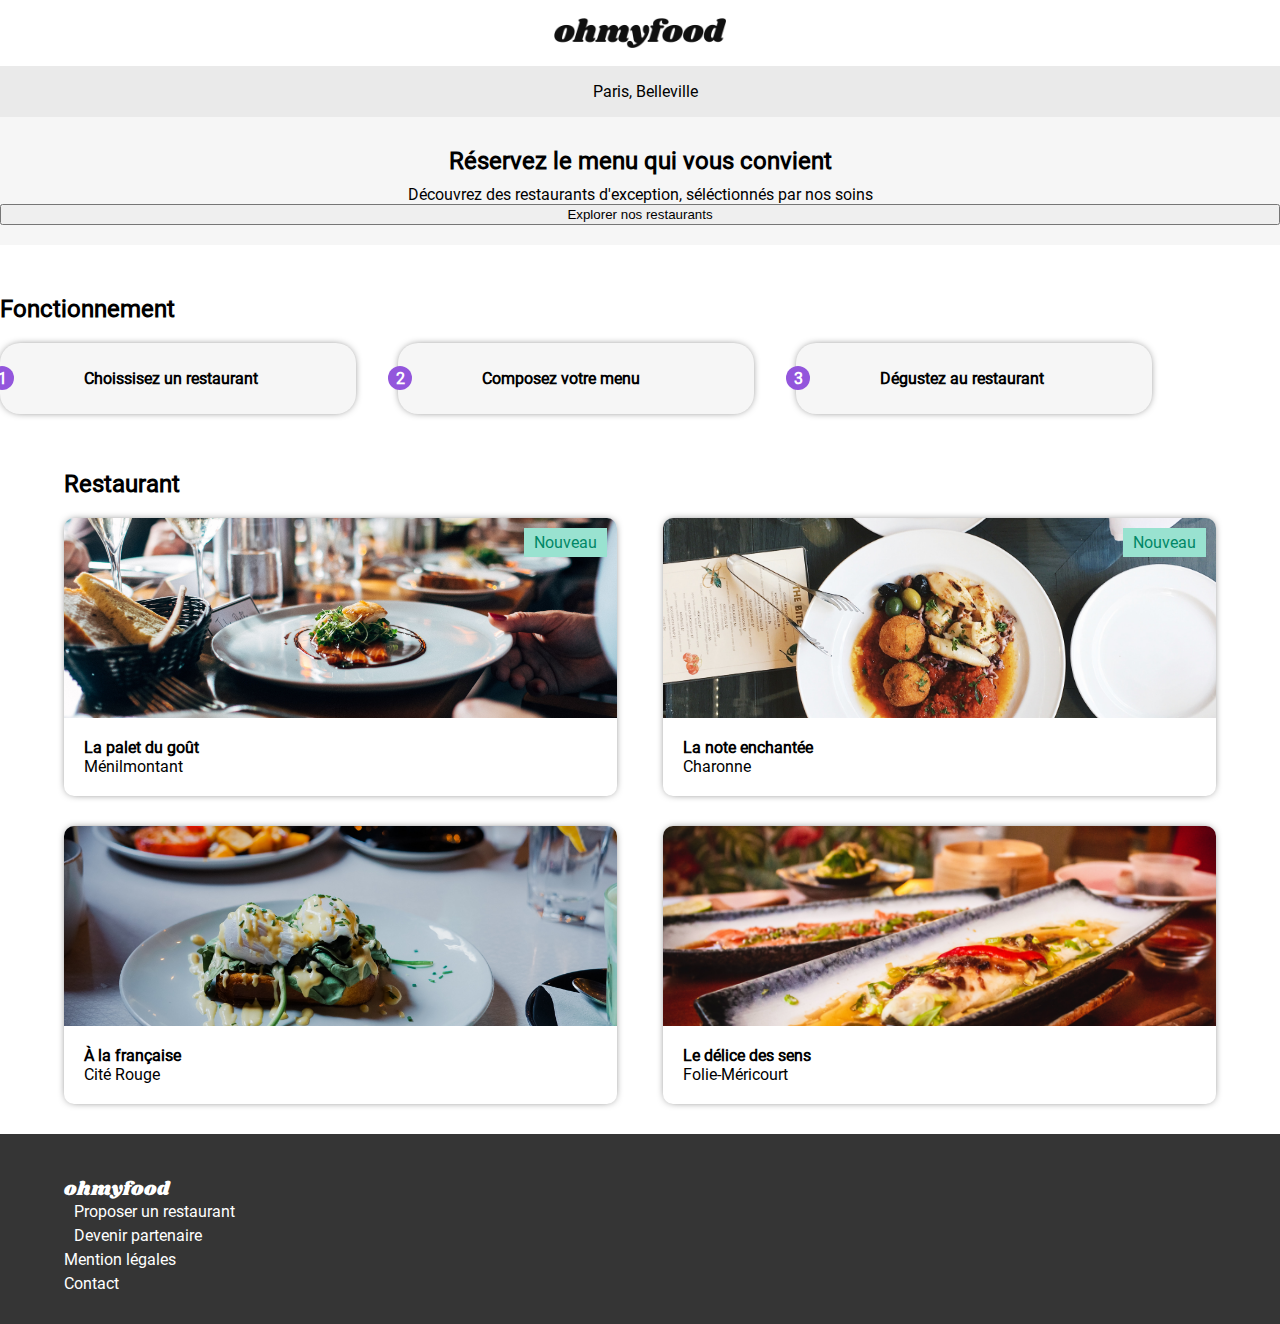
<file: Index.html>
<!DOCTYPE html>
<html lang="fr">
<head>
    <meta name="viewport" content="width=device-width, initial-scale=1.0">
    <meta charset="utf-8">    
    <link rel="stylesheet" type="text/css" href="Css/Body.css">
    <link rel="stylesheet" type="text/css" href="Css/Header.css">
    <link rel="stylesheet" type="text/css" href="Css/Nav.css">
    <link rel="stylesheet" type="text/css" href="Css/Section.css">
    <link rel="stylesheet" type="text/css" href="Css/Footer.css">
    <link rel="stylesheet" href="https://use.fontawesome.com/releases/v5.8.1/css/all.css"
    integrity="sha384-50oBUHEmvpQ+1lW4y57PTFmhCaXp0ML5d60M1M7uH2+nqUivzIebhndOJK28anvf"
    crossorigin="anonymous"> 
</head>
<body> 
    <header>
        <div class="OhMyfoodHead">
        <img src="images/logo/ohmyfood.png"alt="LogoOhMyFood" class="LogoOhMyFood">
        </div>
        <div class="Map">
            <i class="fas fa-map-marker-alt"></i>
            <p>Paris, Belleville</p>
        </div>
        <div class="Reservation">
            <h2> Réservez le menu qui vous convient</h2>
            <p>Découvrez des restaurants d'exception, séléctionnés par nos soins</p>
            <button>Explorer nos restaurants</button>
        </div>
        <nav>
            <h2>Fonctionnement</h2>
            <ol>
                <li><i class="fas fa-mobile-alt"></i><p>Choissisez un restaurant</p></li>
                <li><i class="fas fa-list-ul"></i><p>Composez votre menu</p></li>
                <li><i class="fas fa-store ColorIcone"></i><p>Dégustez au restaurant</p></li>
            </ol>
        </nav>
    </header>
    <section class="RestaurantSection">
        <h2>Restaurant</h2>
        <a href="LaPalleteDuGout.html" class="FastFoodBlock">
            <div class="ImgFastFood1 FastFoodImg FastFoodHome"> </div>                  
            <span class="NouveauRestaurant">Nouveau</span>
            <div class="FlexInformation">
                <div class="Information">
                    <p>La palet du goût</p>
                    <span>Ménilmontant</span>
                </div> 
                <div class="Menu">
                <i class="far fa-heart First"></i>
                <i class="fas fa-heart Position"></i>
            </div>
            </div>
         </a>
        <a href="LaNoteEnchante.html" class="FastFoodBlock">
            <div class="ImgFastFood2 FastFoodImg FastFoodHome"></div>
            <span class="NouveauRestaurant">Nouveau</span>
            <div class="FlexInformation">
                <div class="Information">
                    <p>La note enchantée</p>
                    <span>Charonne</span>
                </div> 
                <div class="Menu">
                    <i class="far fa-heart First"></i>
                    <i class="fas fa-heart Position"></i>
                </div>  
            </div>    
        </a>
        <a href="LaFranc.html"class="FastFoodBlock">
            <div class="ImgFastFood3 FastFoodImg FastFoodHome"></div>
            <div class="FlexInformation">
                <div class="Information">
                    <p>À la française</p>
                    <span>Cité Rouge</span>
                </div>
                <div class="Menu">
                    <i class="far fa-heart First"></i>
                    <i class="fas fa-heart Position"></i>
                </div> 
            </div>           
        </a>
        <a href="LeDeliceDesSens.html"class="FastFoodBlock">
            <div class="ImgFastFood4 FastFoodImg FastFoodHome"></div>
            <div class="FlexInformation">
                <div class="Information">
                    <p>Le délice des sens</p>
                    <span>Folie-Méricourt</span>
                </div>
                <div class="Menu">
                    <i class="far fa-heart First"></i>
                    <i class="fas fa-heart Position"></i>
                </div>   
            </div>   
        </a>
    </section>
    <footer>
        <ul>
            <h3 class="OhMyFood">ohmyfood</h3 >
            <li><i class="fas fa-utensils"></i>Proposer un restaurant</li>
            <li><i class="fas fa-hands-helping"></i>Devenir partenaire</li>
            <li>Mention légales</li>
            <li>Contact</li>
        </ul>
    </footer>
</body>
</html>
</file>
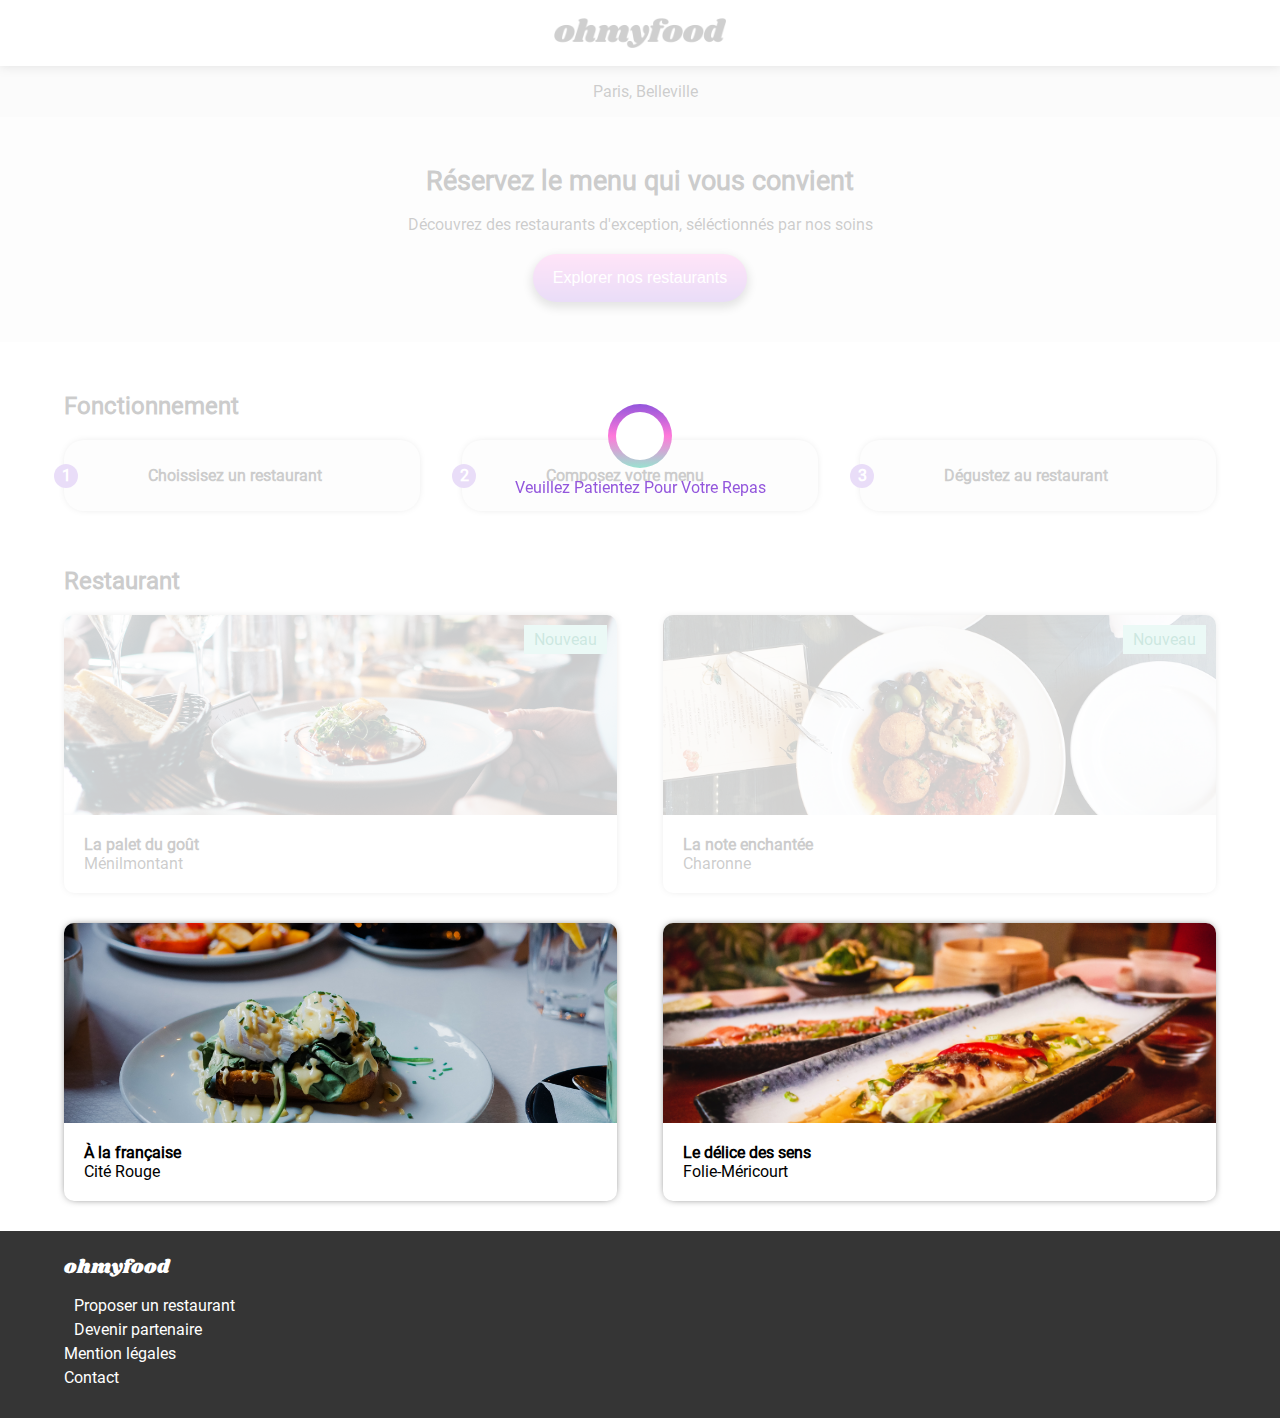
<file: index.html>
<!DOCTYPE html>
<html lang="fr">
  <head>
    <meta name="viewport" content="width=device-width, initial-scale=1.0" />
    <meta charset="utf-8" />
    <title>OhMyFood</title>
    <link rel="stylesheet" type="text/css" href="Css/Body.css" />
    <link rel="stylesheet" type="text/css" href="Css/Header.css" />
    <link rel="stylesheet" type="text/css" href="Css/Nav.css" />
    <link rel="stylesheet" type="text/css" href="Css/Section.css" />
    <link rel="stylesheet" type="text/css" href="Css/Footer.css" />
    <link
      rel="stylesheet"
      href="https://use.fontawesome.com/releases/v5.8.1/css/all.css"
      integrity="sha384-50oBUHEmvpQ+1lW4y57PTFmhCaXp0ML5d60M1M7uH2+nqUivzIebhndOJK28anvf"
      crossorigin="anonymous"
    />
  </head>
  <body>
    <div class="loader">
      <div class="RotateLoader">
        <div class="loaderImg"></div>
      </div>
      <span>Veuillez Patientez Pour Votre Repas</span>
    </div>
    <main>
      <header class="Header">
        <div class="OhMyfoodHead">
          <img
            src="images/logo/ohmyfood.png"
            alt="LogoOhMyFood"
            class="LogoOhMyFood"
          />
        </div>
        <div class="Map">
          <i class="fas fa-map-marker-alt"></i>
          <p>Paris, Belleville</p>
        </div>
        <div class="Reservation">
          <h1>Réservez le menu qui vous convient</h1>
          <p>
            Découvrez des restaurants d'exception, séléctionnés par nos soins
          </p>
          <button class="Button">Explorer nos restaurants</button>
        </div>
        <nav>
          <h2>Fonctionnement</h2>
          <ol>
            <li>
              <i class="fas fa-mobile-alt"></i>
              <p>Choissisez un restaurant</p>
            </li>
            <li>
              <i class="fas fa-list-ul"></i>
              <p>Composez votre menu</p>
            </li>
            <li>
              <i class="fas fa-store ColorIcone"></i>
              <p>Dégustez au restaurant</p>
            </li>
          </ol>
        </nav>
      </header>
      <section class="RestaurantSection">
        <h2>Restaurant</h2>
        <a href="LaPalleteDuGout.html" class="FastFoodBlock">
          <div class="ImgFastFood1 FastFoodImg FastFoodHome"></div>
          <span class="NouveauRestaurant">Nouveau</span>
          <div class="FlexInformation">
            <div class="Information">
              <p>La palet du goût</p>
              <span>Ménilmontant</span>
            </div>
            <div class="BlockHeart">
              <i class="far fa-heart Heart"></i>
              <svg
                aria-hidden="true"
                focusable="false"
                data-prefix="fas"
                data-icon="heart"
                class="svg-inline--fa fa-heart fa-w-16 HearGradient"
                role="img"
                xmlns="http://www.w3.org/2000/svg"
                viewBox="0 0 512 512"
              >
                <path
                  fill="icon"
                  d="M462.3 62.6C407.5 15.9 326 24.3 275.7 76.2L256 96.5l-19.7-20.3C186.1 24.3 104.5 15.9 49.7 62.6c-62.8 53.6-66.1 149.8-9.9 207.9l193.5 199.8c12.5 12.9 32.8 12.9 45.3 0l193.5-199.8c56.3-58.1 53-154.3-9.8-207.9z"
                ></path>
                <linearGradient id="icon" x1="0" y1="0" x2="0" y2="1">
                  <stop offset="0%" stop-color="#9356DC" />
                  <stop offset="80%" stop-color="#FF79DA " />
                </linearGradient>
              </svg>
            </div>
          </div>
        </a>
        <a href="LaNoteEnchante.html" class="FastFoodBlock">
          <div class="ImgFastFood2 FastFoodImg FastFoodHome"></div>
          <span class="NouveauRestaurant">Nouveau</span>
          <div class="FlexInformation">
            <div class="Information">
              <p>La note enchantée</p>
              <span>Charonne</span>
            </div>
            <div class="BlockHeart">
              <i class="far fa-heart Heart"></i>
              <svg
                aria-hidden="true"
                focusable="false"
                data-prefix="fas"
                data-icon="heart"
                class="svg-inline--fa fa-heart fa-w-16 HearGradient"
                role="img"
                xmlns="http://www.w3.org/2000/svg"
                viewBox="0 0 512 512"
              >
                <path
                  fill="icon"
                  d="M462.3 62.6C407.5 15.9 326 24.3 275.7 76.2L256 96.5l-19.7-20.3C186.1 24.3 104.5 15.9 49.7 62.6c-62.8 53.6-66.1 149.8-9.9 207.9l193.5 199.8c12.5 12.9 32.8 12.9 45.3 0l193.5-199.8c56.3-58.1 53-154.3-9.8-207.9z"
                ></path>
              </svg>
            </div>
          </div>
        </a>
        <a href="LaFranc.html" class="FastFoodBlock">
          <div class="ImgFastFood3 FastFoodImg FastFoodHome"></div>
          <div class="FlexInformation">
            <div class="Information">
              <p>À la française</p>
              <span>Cité Rouge</span>
            </div>
            <div class="BlockHeart">
              <i class="far fa-heart Heart"></i>
              <svg
                aria-hidden="true"
                focusable="false"
                data-prefix="fas"
                data-icon="heart"
                class="svg-inline--fa fa-heart fa-w-16 HearGradient"
                role="img"
                xmlns="http://www.w3.org/2000/svg"
                viewBox="0 0 512 512"
              >
                <path
                  fill="icon"
                  d="M462.3 62.6C407.5 15.9 326 24.3 275.7 76.2L256 96.5l-19.7-20.3C186.1 24.3 104.5 15.9 49.7 62.6c-62.8 53.6-66.1 149.8-9.9 207.9l193.5 199.8c12.5 12.9 32.8 12.9 45.3 0l193.5-199.8c56.3-58.1 53-154.3-9.8-207.9z"
                ></path>
              </svg>
            </div>
          </div>
        </a>
        <a href="LeDeliceDesSens.html" class="FastFoodBlock">
          <div class="ImgFastFood4 FastFoodImg FastFoodHome"></div>
          <div class="FlexInformation">
            <div class="Information">
              <p>Le délice des sens</p>
              <span>Folie-Méricourt</span>
            </div>
            <div class="BlockHeart">
              <i class="far fa-heart Heart"> </i>
              <svg
                aria-hidden="true"
                focusable="false"
                data-prefix="fas"
                data-icon="heart"
                class="svg-inline--fa fa-heart fa-w-16 HearGradient"
                role="img"
                xmlns="http://www.w3.org/2000/svg"
                viewBox="0 0 512 512"
              >
                <path
                  fill="icon"
                  d="M462.3 62.6C407.5 15.9 326 24.3 275.7 76.2L256 96.5l-19.7-20.3C186.1 24.3 104.5 15.9 49.7 62.6c-62.8 53.6-66.1 149.8-9.9 207.9l193.5 199.8c12.5 12.9 32.8 12.9 45.3 0l193.5-199.8c56.3-58.1 53-154.3-9.8-207.9z"
                ></path>
              </svg>
            </div>
          </div>
        </a>
      </section>
      <footer>
        <h2 class="OhMyFood">ohmyfood</h2>
        <ul>
          <li><i class="fas fa-utensils"></i>Proposer un restaurant</li>
          <li><i class="fas fa-hands-helping"></i>Devenir partenaire</li>
          <li>Mention légales</li>
          <li>
            <a href="mailto:ohmyfood@mail.com" title="ohmyfood@mail.com">
              Contact
            </a>
          </li>
        </ul>
      </footer>
    </main>
  </body>
</html>
</file>
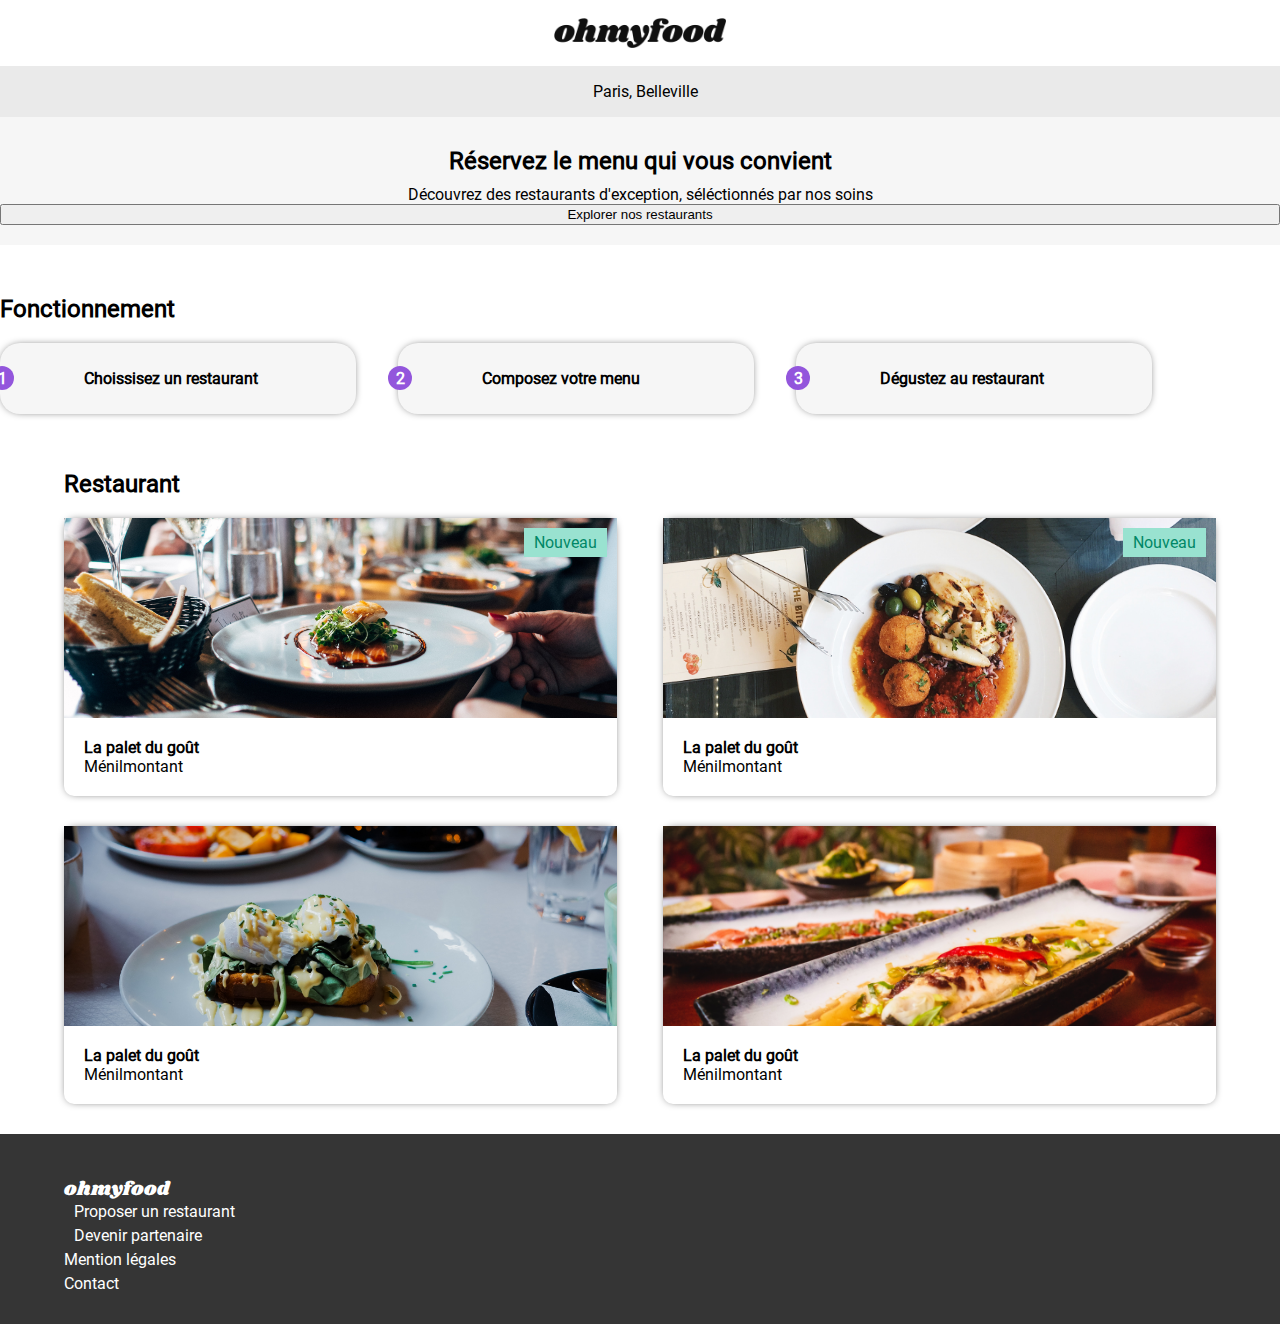
<file: Home.html>
<!DOCTYPE html>
<html lang="fr">
<head>
    <meta name="viewport" content="width=device-width, initial-scale=1.0">
    <meta charset="utf-8">    
    <link rel="stylesheet" type="text/css" href="Css/Body.css">
    <link rel="stylesheet" type="text/css" href="Css/Header.css">
    <link rel="stylesheet" type="text/css" href="Css/Nav.css">
    <link rel="stylesheet" type="text/css" href="Css/Section.css">
    <link rel="stylesheet" type="text/css" href="Css/Footer.css">
    <link rel="stylesheet" href="https://use.fontawesome.com/releases/v5.8.1/css/all.css"
    integrity="sha384-50oBUHEmvpQ+1lW4y57PTFmhCaXp0ML5d60M1M7uH2+nqUivzIebhndOJK28anvf"
    crossorigin="anonymous"> 
</head>
<body> 
    <header>
        <div class="OhMyfoodHead">
        <img src="images/logo/ohmyfood.png"alt="LogoOhMyFood" class="LogoOhMyFood">
        </div>
        <div class="Map">
            <i class="fas fa-map-marker-alt"></i>
            <p>Paris, Belleville</p>
        </div>
        <div class="Reservation">
            <h2> Réservez le menu qui vous convient</h2>
            <p>Découvrez des restaurants d'exception, séléctionnés par nos soins</p>
            <button>Explorer nos restaurants</button>
        </div>
        <nav>
            <h2>Fonctionnement</h2>
            <ol>
                <li><i class="fas fa-mobile-alt"></i><p>Choissisez un restaurant</p></li>
                <li><i class="fas fa-list-ul"></i><p>Composez votre menu</p></li>
                <li><i class="fas fa-store ColorIcone"></i><p>Dégustez au restaurant</p></li>
            </ol>
        </nav>
    </header>
    <section class="RestaurantSection">
        <h2>Restaurant</h2>
        <a href="LaPalleteDuGout.html"class="FastFoodBlock">
            <div class="ImgFastFood1 FastFoodImg FastFoodFlex"> </div>                  
            <span class="NouveauRestaurant">Nouveau</span>
            <div class="FlexInformation">
                <div class="Information">
                    <p>La palet du goût</p>
                    <span>Ménilmontant</span>
                </div> 
                <div class="Menu">
                <i class="far fa-heart First"></i>
                <i class="fas fa-heart Position"></i>
            </div>
            </div>
         </a>
        <a class="FastFoodBlock">
            <div class="ImgFastFood2 FastFoodImg"></div>
            <span class="NouveauRestaurant">Nouveau</span>
            <div class="FlexInformation">
                <div class="Information">
                    <p>La palet du goût</p>
                    <span>Ménilmontant</span>
                </div> 
                <div class="Menu">
                    <i class="far fa-heart First"></i>
                    <i class="fas fa-heart Position"></i>
                </div>  
            </div>    
        </a>
        <a class="FastFoodBlock">
            <div class="ImgFastFood3 FastFoodImg"></div>
            <div class="FlexInformation">
                <div class="Information">
                    <p>La palet du goût</p>
                    <span>Ménilmontant</span>
                </div>
                <div class="Menu">
                    <i class="far fa-heart First"></i>
                    <i class="fas fa-heart Position"></i>
                </div> 
            </div>           
        </a>
        <a class="FastFoodBlock">
            <div class="ImgFastFood4 FastFoodImg"></div>
            <div class="FlexInformation">
                <div class="Information">
                    <p>La palet du goût</p>
                    <span>Ménilmontant</span>
                </div>
                <div class="Menu">
                    <i class="far fa-heart First"></i>
                    <i class="fas fa-heart Position"></i>
                </div>   
            </div>   
        </a>
    </section>
    <footer>
        <ul>
            <h3 class="OhMyFood">ohmyfood</h3 >
            <li><i class="fas fa-utensils"></i>Proposer un restaurant</li>
            <li><i class="fas fa-hands-helping"></i>Devenir partenaire</li>
            <li>Mention légales</li>
            <li>Contact</li>
        </ul>
    </footer>
</body>
</html>
</file>
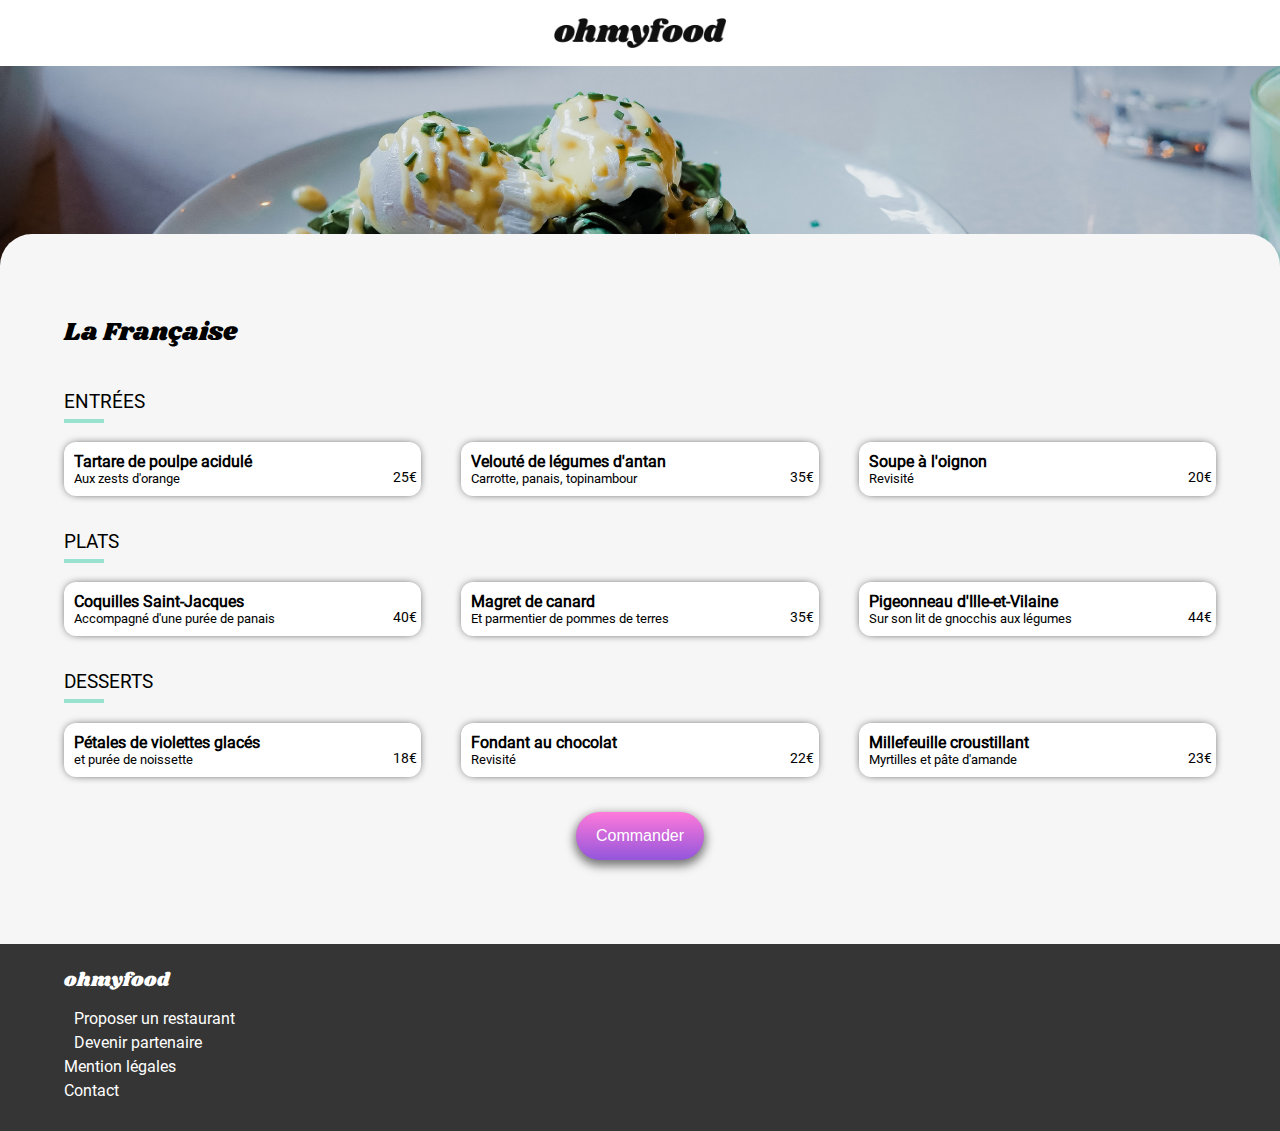
<file: LaFranc.html>
<!DOCTYPE html>
<html lang="fr">
  <head>
    <meta name="viewport" content="width=device-width, initial-scale=1.0" />
    <meta charset="utf-8" />
    <title>La Franc</title>
    <link rel="stylesheet" type="text/css" href="Css/Body.css" />
    <link rel="stylesheet" type="text/css" href="Css/Header.css" />
    <link rel="stylesheet" type="text/css" href="Css/Nav.css" />
    <link rel="stylesheet" type="text/css" href="Css/SectionRestaurant.css" />
    <link rel="stylesheet" type="text/css" href="Css/Section.css" />
    <link rel="stylesheet" type="text/css" href="Css/Footer.css" />
    <link
      rel="stylesheet"
      href="https://use.fontawesome.com/releases/v5.8.1/css/all.css"
      integrity="sha384-50oBUHEmvpQ+1lW4y57PTFmhCaXp0ML5d60M1M7uH2+nqUivzIebhndOJK28anvf"
      crossorigin="anonymous"
    />
  </head>
  <body>
    <header>
      <h1 class="OhMyfoodHead">
        <a href="index.html"><i class="fas fa-arrow-left"></i></a>
        <img
          src="images/logo/ohmyfood.png"
          alt="LogoOhMyFood"
          class="LogoOhMyFood"
        />
      </h1>
    </header>
    <div class="ImgFastFood3 FastFoodImg RestaurantImg"></div>
    <section class="MenuRestaurant">
      <header class="FlexTitle">
        <h2>La Française</h2>
        <div class="BlockHeart">
          <i class="far fa-heart Heart"></i>
          <svg
            aria-hidden="true"
            focusable="false"
            data-prefix="fas"
            data-icon="heart"
            class="svg-inline--fa fa-heart fa-w-16 HearGradient"
            role="img"
            xmlns="http://www.w3.org/2000/svg"
            viewBox="0 0 512 512"
          >
            <path
              fill="icon"
              d="M462.3 62.6C407.5 15.9 326 24.3 275.7 76.2L256 96.5l-19.7-20.3C186.1 24.3 104.5 15.9 49.7 62.6c-62.8 53.6-66.1 149.8-9.9 207.9l193.5 199.8c12.5 12.9 32.8 12.9 45.3 0l193.5-199.8c56.3-58.1 53-154.3-9.8-207.9z"
            ></path>
            <linearGradient id="icon" x1="0" y1="0" x2="0" y2="1">
              <stop offset="0%" stop-color="#9356DC" />
              <stop offset="80%" stop-color="#FF79DA " />
            </linearGradient>
          </svg>
        </div>
      </header>
      <article class="ArticleRestaurant">
        <h3>ENTRÉES</h3>
        <div class="FlexMenu">
          <div class="MenuFood Hover one">
            <div class="InformationMenu">
              <h4 class="Plats WrapSpace">Tartare de poulpe acidulé</h4>
              <p class="WrapSpace">Aux zests d'orange</p>
            </div>
            <p class="Price">25€</p>
            <div class="check">
              <i class="fas fa-check-circle"></i>
            </div>
          </div>
          <div class="MenuFood Hover two">
            <div class="InformationMenu">
              <h4 class="Plats WrapSpace">Velouté de légumes d'antan</h4>
              <p class="WrapSpace">Carrotte, panais, topinambour</p>
            </div>
            <p class="Price">35€</p>
            <div class="check">
              <i class="fas fa-check-circle"></i>
            </div>
          </div>
          <div class="MenuFood Hover three">
            <div class="InformationMenu">
              <h4 class="Plats WrapSpace">Soupe à l'oignon</h4>
              <p class="WrapSpace">Revisité</p>
            </div>
            <p class="Price">20€</p>
            <div class="check">
              <i class="fas fa-check-circle"></i>
            </div>
          </div>
        </div>
      </article>
      <article class="ArticleRestaurant">
        <h3>PLATS</h3>
        <div class="FlexMenu">
          <div class="MenuFood Hover one">
            <div class="InformationMenu">
              <h4 class="Plats WrapSpace">Coquilles Saint-Jacques</h4>
              <p class="WrapSpace">Accompagné d'une purée de panais</p>
            </div>
            <p class="Price">40€</p>
            <div class="check">
              <i class="fas fa-check-circle"></i>
            </div>
          </div>
          <div class="MenuFood Hover two">
            <div class="InformationMenu">
              <h4 class="Plats WrapSpace">Magret de canard</h4>
              <p class="WrapSpace">Et parmentier de pommes de terres</p>
            </div>
            <p class="Price">35€</p>
            <div class="check">
              <i class="fas fa-check-circle"></i>
            </div>
          </div>
          <div class="MenuFood Hover three">
            <div class="InformationMenu">
              <h4 class="Plats WrapSpace">Pigeonneau d'Ille-et-Vilaine</h4>
              <p class="WrapSpace">Sur son lit de gnocchis aux légumes</p>
            </div>
            <p class="Price">44€</p>
            <div class="check">
              <i class="fas fa-check-circle"></i>
            </div>
          </div>
        </div>
      </article>
      <article class="ArticleRestaurant">
        <h3>DESSERTS</h3>
        <div class="FlexMenu">
          <div class="MenuFood Hover one">
            <div class="InformationMenu">
              <h4 class="Plats WrapSpace">Pétales de violettes glacés</h4>
              <p class="WrapSpace">et purée de noissette</p>
            </div>
            <p class="Price">18€</p>
            <div class="check">
              <i class="fas fa-check-circle"></i>
            </div>
          </div>
          <div class="MenuFood Hover two">
            <div class="InformationMenu">
              <h4 class="Plats WrapSpace">Fondant au chocolat</h4>
              <p class="WrapSpace">Revisité</p>
            </div>
            <p class="Price">22€</p>
            <div class="check">
              <i class="fas fa-check-circle"></i>
            </div>
          </div>
          <div class="MenuFood Hover three">
            <div class="InformationMenu">
              <h4 class="Plats WrapSpace">Millefeuille croustillant</h4>
              <p class="WrapSpace">Myrtilles et pâte d'amande</p>
            </div>
            <p class="Price">23€</p>
            <div class="check">
              <i class="fas fa-check-circle"></i>
            </div>
          </div>
        </div>
      </article>
      <button class="Button">Commander</button>
    </section>
    <footer>
      <h2 class="OhMyFood">ohmyfood</h2>
      <ul>
        <li><i class="fas fa-utensils"></i>Proposer un restaurant</li>
        <li><i class="fas fa-hands-helping"></i>Devenir partenaire</li>
        <li>Mention légales</li>
        <li>
          <a href="mailto:ohmyfood@mail.com" title="ohmyfood@mail.com"
            >Contact</a
          >
        </li>
      </ul>
    </footer>
  </body>
</html>
</file>
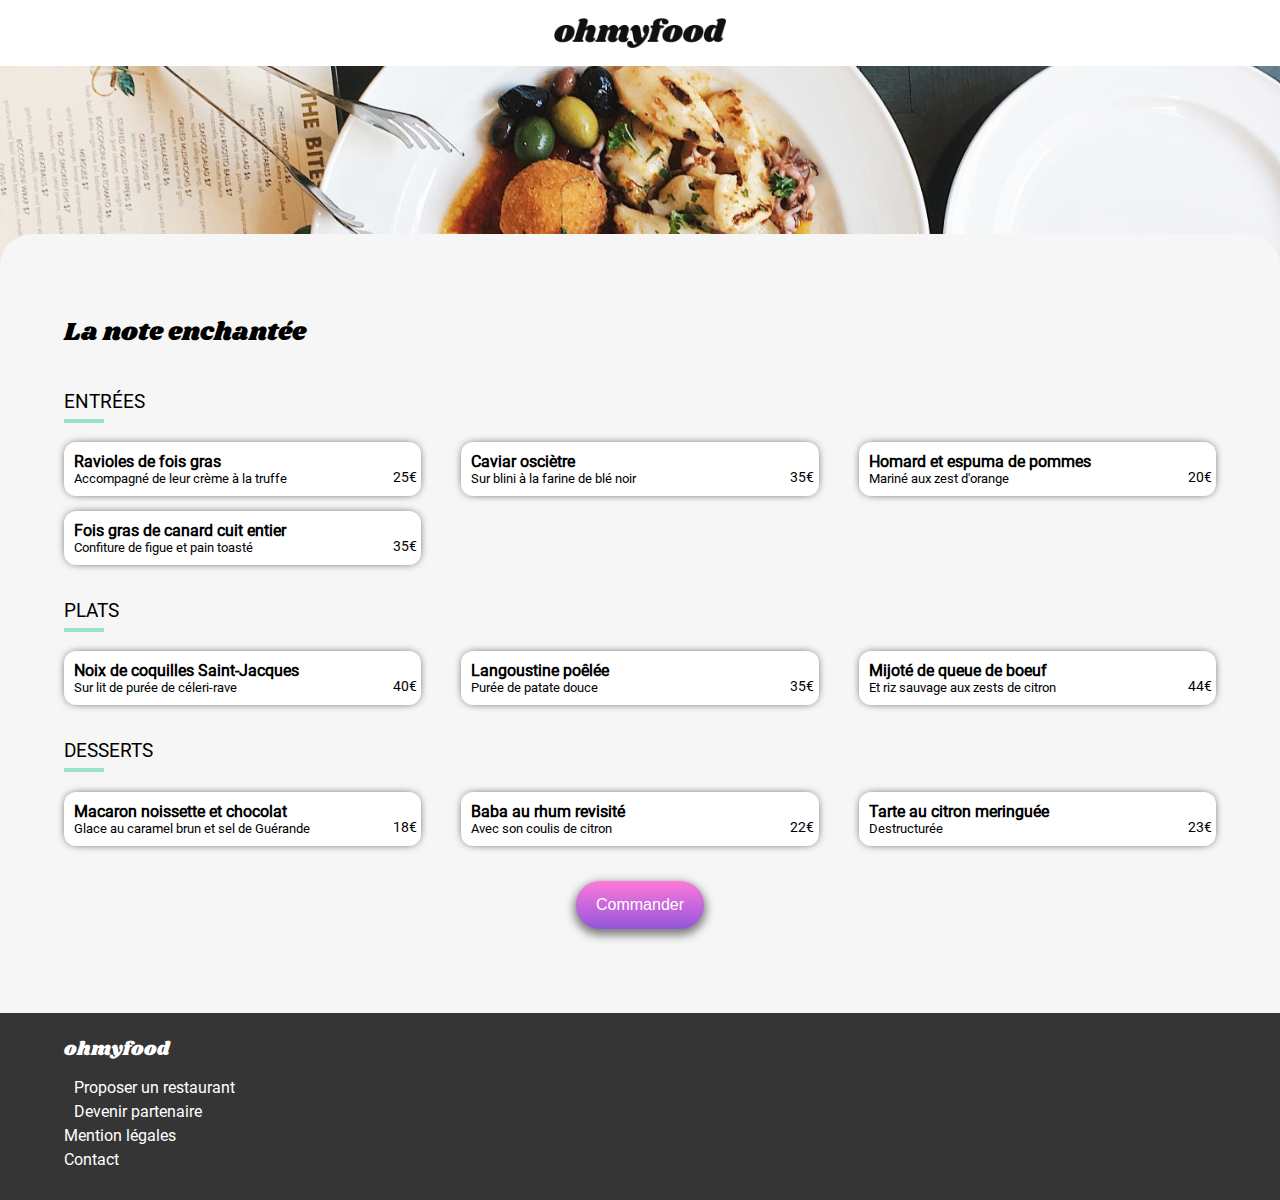
<file: LaNoteEnchante.html>
<!DOCTYPE html>
<html lang="fr">
  <head>
    <meta name="viewport" content="width=device-width, initial-scale=1.0" />
    <meta charset="utf-8" />
    <title>La Note Enchantée</title>
    <link rel="stylesheet" type="text/css" href="Css/Body.css" />
    <link rel="stylesheet" type="text/css" href="Css/Header.css" />
    <link rel="stylesheet" type="text/css" href="Css/Nav.css" />
    <link rel="stylesheet" type="text/css" href="Css/Section.css" />
    <link rel="stylesheet" type="text/css" href="Css/SectionRestaurant.css" />
    <link rel="stylesheet" type="text/css" href="Css/Footer.css" />
    <link
      rel="stylesheet"
      href="https://use.fontawesome.com/releases/v5.8.1/css/all.css"
      integrity="sha384-50oBUHEmvpQ+1lW4y57PTFmhCaXp0ML5d60M1M7uH2+nqUivzIebhndOJK28anvf"
      crossorigin="anonymous"
    />
  </head>
  <body>
    <main>
      <header>
        <h1 class="OhMyfoodHead">
          <a href="index.html"><i class="fas fa-arrow-left"></i></a>
          <img
            src="images/logo/ohmyfood.png"
            alt="LogoOhMyFood"
            class="LogoOhMyFood"
          />
        </h1>
      </header>
      <div class="ImgFastFood2 FastFoodImg RestaurantImg"></div>
      <section class="MenuRestaurant">
        <header class="FlexTitle">
          <h2>La note enchantée</h2>
          <div class="BlockHeart">
            <i class="far fa-heart Heart"></i>
            <svg
              aria-hidden="true"
              focusable="false"
              data-prefix="fas"
              data-icon="heart"
              class="svg-inline--fa fa-heart fa-w-16 HearGradient"
              role="img"
              xmlns="http://www.w3.org/2000/svg"
              viewBox="0 0 512 512"
            >
              <path
                fill="icon"
                d="M462.3 62.6C407.5 15.9 326 24.3 275.7 76.2L256 96.5l-19.7-20.3C186.1 24.3 104.5 15.9 49.7 62.6c-62.8 53.6-66.1 149.8-9.9 207.9l193.5 199.8c12.5 12.9 32.8 12.9 45.3 0l193.5-199.8c56.3-58.1 53-154.3-9.8-207.9z"
              ></path>
              <linearGradient id="icon" x1="0" y1="0" x2="0" y2="1">
                <stop offset="0%" stop-color="#9356DC" />
                <stop offset="80%" stop-color="#FF79DA " />
              </linearGradient>
            </svg>
          </div>
        </header>
        <div class="ArticleRestaurant">
          <h3>ENTRÉES</h3>
          <div class="FlexMenu">
            <div class="MenuFood Hover one">
              <div class="InformationMenu">
                <h4 class="Plats WrapSpace">Ravioles de fois gras</h4>
                <p class="WrapSpace">Accompagné de leur crème à la truffe</p>
              </div>
              <p class="Price">25€</p>
              <div class="check">
                <i class="fas fa-check-circle"></i>
              </div>
            </div>
            <div class="MenuFood Hover two">
              <div class="InformationMenu">
                <h4 class="Plats WrapSpace">Caviar osciètre</h4>
                <p class="WrapSpace">Sur blini à la farine de blé noir</p>
              </div>
              <p class="Price">35€</p>
              <div class="check">
                <i class="fas fa-check-circle"></i>
              </div>
            </div>
            <div class="MenuFood Hover three">
              <div class="InformationMenu">
                <h4 class="Plats WrapSpace">Homard et espuma de pommes</h4>
                <p class="WrapSpace">Mariné aux zest d'orange</p>
              </div>
              <p class="Price">20€</p>
              <div class="check">
                <i class="fas fa-check-circle"></i>
              </div>
            </div>
            <div class="MenuFood Hover four">
              <div class="InformationMenu">
                <h4 class="Plats WrapSpace">Fois gras de canard cuit entier</h4>
                <p class="WrapSpace">Confiture de figue et pain toasté</p>
              </div>
              <p class="Price">35€</p>
              <div class="check">
                <i class="fas fa-check-circle"></i>
              </div>
            </div>
          </div>
        </div>
        <div class="ArticleRestaurant">
          <h3>PLATS</h3>
          <div class="FlexMenu">
            <div class="MenuFood Hover one">
              <div class="InformationMenu">
                <h4 class="Plats WrapSpace">Noix de coquilles Saint-Jacques</h4>
                <p class="WrapSpace">Sur lit de purée de céleri-rave</p>
              </div>
              <p class="Price">40€</p>
              <div class="check">
                <i class="fas fa-check-circle"></i>
              </div>
            </div>
            <div class="MenuFood Hover two">
              <div class="InformationMenu">
                <h4 class="Plats WrapSpace">Langoustine poêlée</h4>
                <p class="WrapSpace">Purée de patate douce</p>
              </div>
              <p class="Price">35€</p>
              <div class="check">
                <i class="fas fa-check-circle"></i>
              </div>
            </div>
            <div class="MenuFood Hover three">
              <div class="InformationMenu">
                <h4 class="Plats WrapSpace">Mijoté de queue de boeuf</h4>
                <p class="WrapSpace">Et riz sauvage aux zests de citron</p>
              </div>
              <p class="Price">44€</p>
              <div class="check">
                <i class="fas fa-check-circle"></i>
              </div>
            </div>
          </div>
        </div>
        <div class="ArticleRestaurant">
          <h3>DESSERTS</h3>
          <div class="FlexMenu">
            <div class="MenuFood Hover one">
              <div class="InformationMenu">
                <h4 class="Plats WrapSpace">Macaron noissette et chocolat</h4>
                <p class="WrapSpace">
                  Glace au caramel brun et sel de Guérande
                </p>
              </div>
              <p class="Price">18€</p>
              <div class="check">
                <i class="fas fa-check-circle"></i>
              </div>
            </div>
            <div class="MenuFood Hover two">
              <div class="InformationMenu">
                <h4 class="Plats WrapSpace">Baba au rhum revisité</h4>
                <p class="WrapSpace">Avec son coulis de citron</p>
              </div>
              <p class="Price">22€</p>
              <div class="check">
                <i class="fas fa-check-circle"></i>
              </div>
            </div>
            <div class="MenuFood Hover three">
              <div class="InformationMenu">
                <h4 class="Plats WrapSpace">Tarte au citron meringuée</h4>
                <p class="WrapSpace">Destructurée</p>
              </div>
              <p class="Price">23€</p>
              <div class="check">
                <i class="fas fa-check-circle"></i>
              </div>
            </div>
          </div>
        </div>
        <button class="Button">Commander</button>
      </section>
      <footer>
        <h2 class="OhMyFood">ohmyfood</h2>
        <ul>
          <li><i class="fas fa-utensils"></i>Proposer un restaurant</li>
          <li><i class="fas fa-hands-helping"></i>Devenir partenaire</li>
          <li>Mention légales</li>
          <li>
            <a href="mailto:ohmyfood@mail.com" title="ohmyfood@mail.com"
              >Contact</a
            >
          </li>
        </ul>
      </footer>
    </main>
  </body>
</html>
</file>
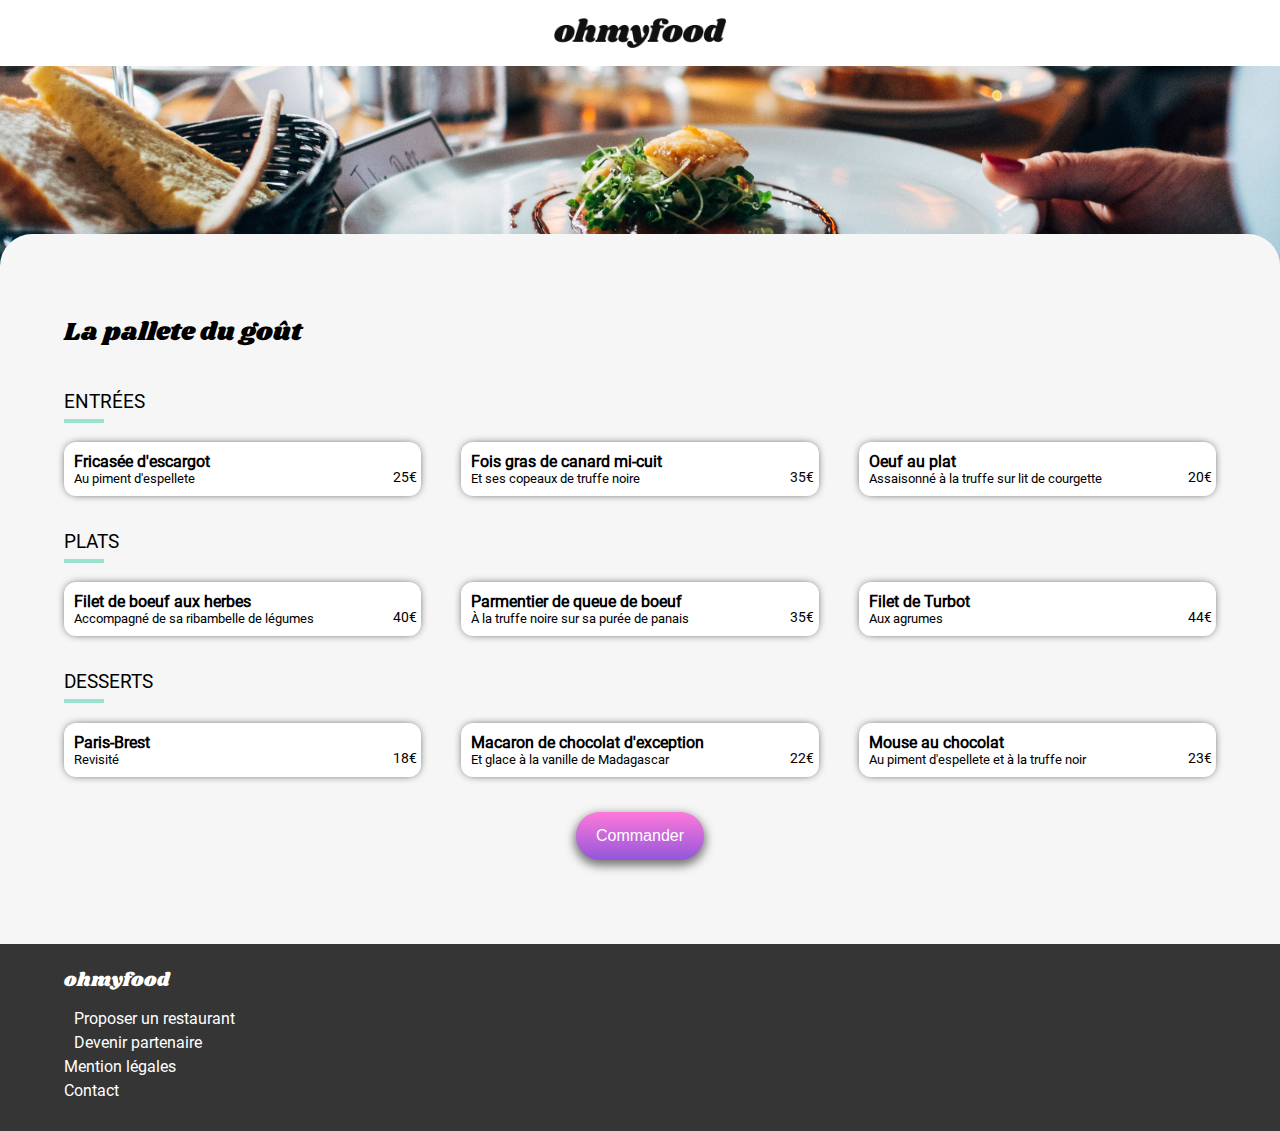
<file: LaPalleteDuGout.html>
<!DOCTYPE html>
<html lang="fr">
  <head>
    <meta name="viewport" content="width=device-width, initial-scale=1.0" />
    <meta charset="utf-8" />
    <title>La Pallete Du Goût</title>
    <link rel="stylesheet" type="text/css" href="Css/Body.css" />
    <link rel="stylesheet" type="text/css" href="Css/Header.css" />
    <link rel="stylesheet" type="text/css" href="Css/Nav.css" />
    <link rel="stylesheet" type="text/css" href="Css/SectionRestaurant.css" />
    <link rel="stylesheet" type="text/css" href="Css/Section.css" />
    <link rel="stylesheet" type="text/css" href="Css/Footer.css" />
    <link
      rel="stylesheet"
      href="https://use.fontawesome.com/releases/v5.8.1/css/all.css"
      integrity="sha384-50oBUHEmvpQ+1lW4y57PTFmhCaXp0ML5d60M1M7uH2+nqUivzIebhndOJK28anvf"
      crossorigin="anonymous"
    />
  </head>
  <body>
    <header>
      <h1 class="OhMyfoodHead">
        <a href="index.html"><i class="fas fa-arrow-left"></i></a>
        <img
          src="images/logo/ohmyfood.png"
          alt="LogoOhMyFood"
          class="LogoOhMyFood"
        />
      </h1>
    </header>
    <div class="ImgFastFood1 FastFoodImg RestaurantImg"></div>
    <section class="MenuRestaurant">
      <header class="FlexTitle">
        <h2>La pallete du goût</h2>
        <div class="BlockHeart">
          <i class="far fa-heart Heart"></i>
          <svg
            aria-hidden="true"
            focusable="false"
            data-prefix="fas"
            data-icon="heart"
            class="svg-inline--fa fa-heart fa-w-16 HearGradient"
            role="img"
            xmlns="http://www.w3.org/2000/svg"
            viewBox="0 0 512 512"
          >
            <path
              fill="icon"
              d="M462.3 62.6C407.5 15.9 326 24.3 275.7 76.2L256 96.5l-19.7-20.3C186.1 24.3 104.5 15.9 49.7 62.6c-62.8 53.6-66.1 149.8-9.9 207.9l193.5 199.8c12.5 12.9 32.8 12.9 45.3 0l193.5-199.8c56.3-58.1 53-154.3-9.8-207.9z"
            ></path>
            <linearGradient id="icon" x1="0" y1="0" x2="0" y2="1">
              <stop offset="0%" stop-color="#9356DC" />
              <stop offset="80%" stop-color="#FF79DA " />
            </linearGradient>
          </svg>
        </div>
      </header>
      <article class="ArticleRestaurant">
        <h3>ENTRÉES</h3>
        <div class="FlexMenu">
          <div class="MenuFood Hover one">
            <div class="InformationMenu">
              <h4 class="Plats WrapSpace">Fricasée d'escargot</h4>
              <p class="WrapSpace">Au piment d'espellete</p>
            </div>
            <p class="Price">25€</p>
            <div class="check">
              <i class="fas fa-check-circle"></i>
            </div>
          </div>
          <div class="MenuFood Hover two">
            <div class="InformationMenu">
              <h4 class="Plats WrapSpace">Fois gras de canard mi-cuit</h4>
              <p class="WrapSpace">Et ses copeaux de truffe noire</p>
            </div>
            <p class="Price">35€</p>
            <div class="check">
              <i class="fas fa-check-circle"></i>
            </div>
          </div>
          <div class="MenuFood Hover three">
            <div class="InformationMenu">
              <h4 class="Plats WrapSpace">Oeuf au plat</h4>
              <p class="WrapSpace">
                Assaisonné à la truffe sur lit de courgette
              </p>
            </div>
            <p class="Price">20€</p>
            <div class="check">
              <i class="fas fa-check-circle"></i>
            </div>
          </div>
        </div>
      </article>
      <article class="ArticleRestaurant">
        <h3>PLATS</h3>
        <div class="FlexMenu">
          <div class="MenuFood Hover one">
            <div class="InformationMenu">
              <h4 class="Plats WrapSpace">Filet de boeuf aux herbes</h4>
              <p class="WrapSpace">Accompagné de sa ribambelle de légumes</p>
            </div>
            <p class="Price">40€</p>
            <div class="check">
              <i class="fas fa-check-circle"></i>
            </div>
          </div>
          <div class="MenuFood Hover two">
            <div class="InformationMenu">
              <h4 class="Plats WrapSpace">Parmentier de queue de boeuf</h4>
              <p class="WrapSpace">À la truffe noire sur sa purée de panais</p>
            </div>
            <p class="Price">35€</p>
            <div class="check">
              <i class="fas fa-check-circle"></i>
            </div>
          </div>
          <div class="MenuFood Hover three">
            <div class="InformationMenu">
              <h4 class="Plats WrapSpace">Filet de Turbot</h4>
              <p class="WrapSpace">Aux agrumes</p>
            </div>
            <p class="Price">44€</p>
            <div class="check">
              <i class="fas fa-check-circle"></i>
            </div>
          </div>
        </div>
      </article>
      <article class="ArticleRestaurant">
        <h3>DESSERTS</h3>
        <div class="FlexMenu">
          <div class="MenuFood Hover one">
            <div class="InformationMenu">
              <h4 class="Plats WrapSpace">Paris-Brest</h4>
              <p class="WrapSpace">Revisité</p>
            </div>
            <p class="Price">18€</p>
            <div class="check">
              <i class="fas fa-check-circle"></i>
            </div>
          </div>
          <div class="MenuFood Hover two">
            <div class="InformationMenu">
              <h4 class="Plats WrapSpace">Macaron de chocolat d'exception</h4>
              <p class="WrapSpace">Et glace à la vanille de Madagascar</p>
            </div>
            <p class="Price">22€</p>
            <div class="check">
              <i class="fas fa-check-circle"></i>
            </div>
          </div>
          <div class="MenuFood Hover three">
            <div class="InformationMenu">
              <h4 class="Plats WrapSpace">Mouse au chocolat</h4>
              <p class="WrapSpace">Au piment d'espellete et à la truffe noir</p>
            </div>
            <p class="Price">23€</p>
            <div class="check">
              <i class="fas fa-check-circle"></i>
            </div>
          </div>
        </div>
      </article>
      <button class="Button">Commander</button>
    </section>
    <footer>
      <h2 class="OhMyFood">ohmyfood</h2>
      <ul>
        <li><i class="fas fa-utensils"></i>Proposer un restaurant</li>
        <li><i class="fas fa-hands-helping"></i>Devenir partenaire</li>
        <li>Mention légales</li>
        <li>
          <a href="mailto:ohmyfood@mail.com" title="ohmyfood@mail.com"
            >Contact</a
          >
        </li>
      </ul>
    </footer>
  </body>
</html>
</file>
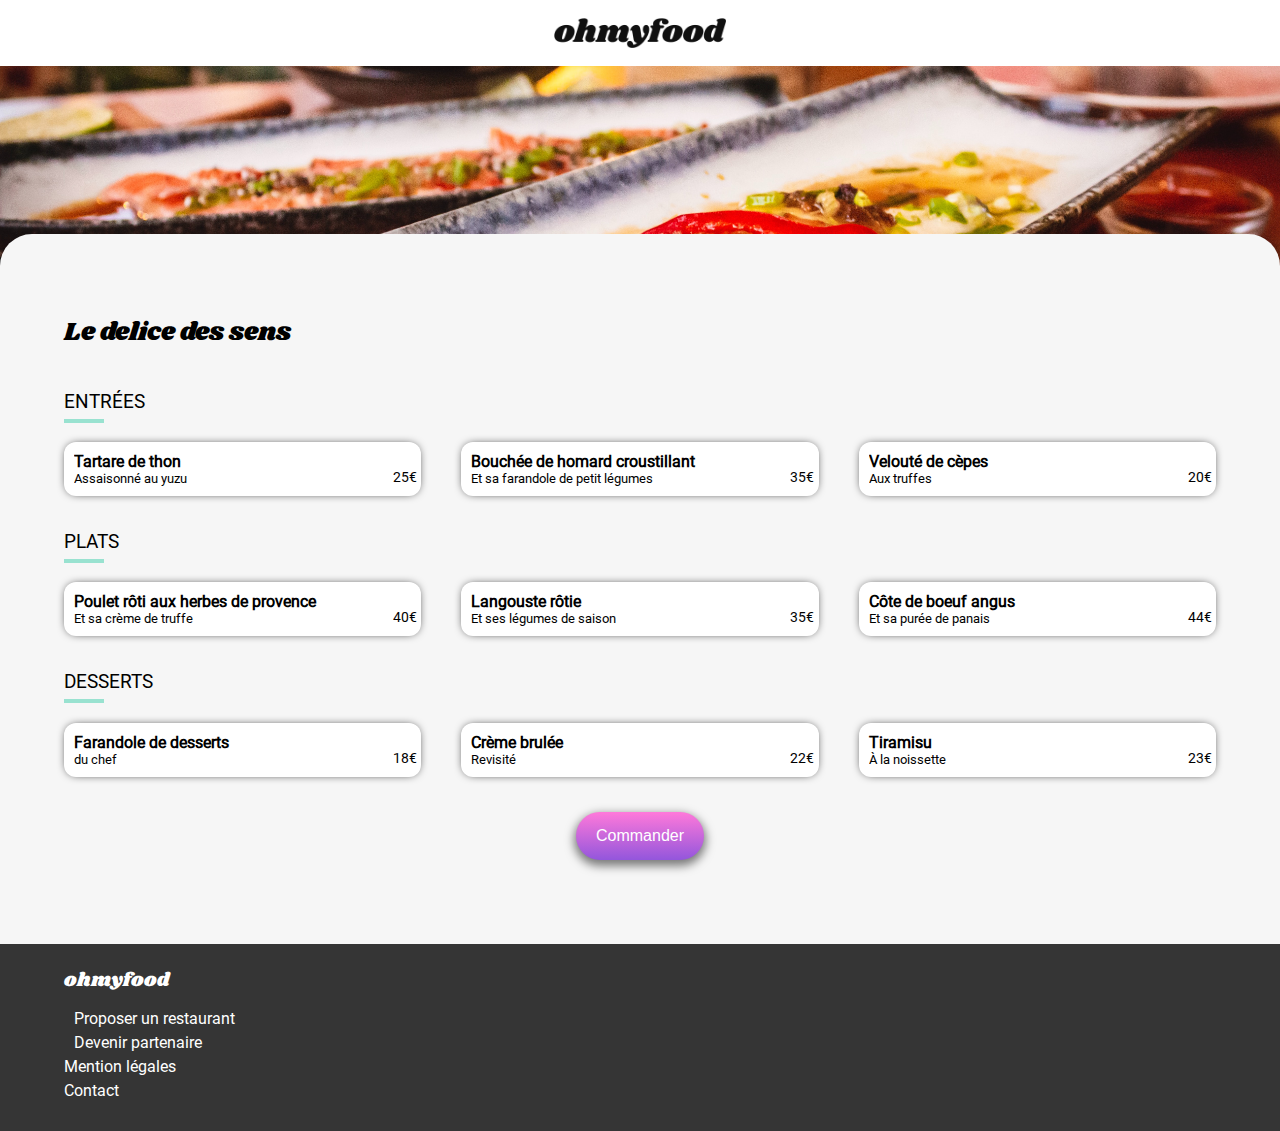
<file: LeDeliceDesSens.html>
<!DOCTYPE html>
<html lang="fr">
  <head>
    <meta name="viewport" content="width=device-width, initial-scale=1.0" />
    <meta charset="utf-8" />
    <title>Le Delice Des Sens</title>
    <link rel="stylesheet" type="text/css" href="Css/Body.css" />
    <link rel="stylesheet" type="text/css" href="Css/Header.css" />
    <link rel="stylesheet" type="text/css" href="Css/Nav.css" />
    <link rel="stylesheet" type="text/css" href="Css/SectionRestaurant.css" />
    <link rel="stylesheet" type="text/css" href="Css/Section.css" />
    <link rel="stylesheet" type="text/css" href="Css/Footer.css" />
    <link
      rel="stylesheet"
      href="https://use.fontawesome.com/releases/v5.8.1/css/all.css"
      integrity="sha384-50oBUHEmvpQ+1lW4y57PTFmhCaXp0ML5d60M1M7uH2+nqUivzIebhndOJK28anvf"
      crossorigin="anonymous"
    />
  </head>
  <body>
    <main>
      <header>
        <h1 class="OhMyfoodHead">
          <a href="index.html"><i class="fas fa-arrow-left"></i></a>
          <img
            src="images/logo/ohmyfood.png"
            alt="LogoOhMyFood"
            class="LogoOhMyFood"
          />
        </h1>
      </header>
      <div class="ImgFastFood4 FastFoodImg FastFoodImgMenu RestaurantImg"></div>
      <section class="MenuRestaurant">
        <header class="FlexTitle">
          <h2>Le delice des sens</h2>
          <div class="BlockHeart">
            <i class="far fa-heart Heart"></i>
            <svg
              aria-hidden="true"
              focusable="false"
              data-prefix="fas"
              data-icon="heart"
              class="svg-inline--fa fa-heart fa-w-16 HearGradient"
              role="img"
              xmlns="http://www.w3.org/2000/svg"
              viewBox="0 0 512 512"
            >
              <path
                fill="icon"
                d="M462.3 62.6C407.5 15.9 326 24.3 275.7 76.2L256 96.5l-19.7-20.3C186.1 24.3 104.5 15.9 49.7 62.6c-62.8 53.6-66.1 149.8-9.9 207.9l193.5 199.8c12.5 12.9 32.8 12.9 45.3 0l193.5-199.8c56.3-58.1 53-154.3-9.8-207.9z"
              ></path>
              <linearGradient id="icon" x1="0" y1="0" x2="0" y2="1">
                <stop offset="0%" stop-color="#9356DC" />
                <stop offset="80%" stop-color="#FF79DA " />
              </linearGradient>
            </svg>
          </div>
        </header>
        <article class="ArticleRestaurant">
          <h3>ENTRÉES</h3>
          <div class="FlexMenu">
            <div class="MenuFood Hover one">
              <div class="InformationMenu">
                <h4 class="Plats WrapSpace">Tartare de thon</h4>
                <p class="WrapSpace">Assaisonné au yuzu</p>
              </div>
              <p class="Price">25€</p>
              <div class="check">
                <i class="fas fa-check-circle"></i>
              </div>
            </div>
            <div class="MenuFood Hover two">
              <div class="InformationMenu">
                <h4 class="Plats WrapSpace">Bouchée de homard croustillant</h4>
                <p class="WrapSpace">Et sa farandole de petit légumes</p>
              </div>
              <p class="Price">35€</p>
              <div class="check">
                <i class="fas fa-check-circle"></i>
              </div>
            </div>
            <div class="MenuFood Hover three">
              <div class="InformationMenu">
                <h4 class="Plats WrapSpace">Velouté de cèpes</h4>
                <p class="WrapSpace">Aux truffes</p>
              </div>
              <p class="Price">20€</p>
              <div class="check">
                <i class="fas fa-check-circle"></i>
              </div>
            </div>
          </div>
        </article>
        <article class="ArticleRestaurant">
          <h3>PLATS</h3>
          <div class="FlexMenu">
            <div class="MenuFood Hover one">
              <div class="InformationMenu">
                <h4 class="Plats WrapSpace">
                  Poulet rôti aux herbes de provence
                </h4>
                <p class="WrapSpace">Et sa crème de truffe</p>
              </div>
              <p class="Price">40€</p>
              <div class="check">
                <i class="fas fa-check-circle"></i>
              </div>
            </div>
            <div class="MenuFood Hover two">
              <div class="InformationMenu">
                <h4 class="Plats WrapSpace">Langouste rôtie</h4>
                <p class="WrapSpace">Et ses légumes de saison</p>
              </div>
              <p class="Price">35€</p>
              <div class="check">
                <i class="fas fa-check-circle"></i>
              </div>
            </div>
            <div class="MenuFood Hover three">
              <div class="InformationMenu">
                <h4 class="Plats">Côte de boeuf angus</h4>
                <p class="WrapSpace">Et sa purée de panais</p>
              </div>
              <p class="Price">44€</p>
              <div class="check">
                <i class="fas fa-check-circle"></i>
              </div>
            </div>
          </div>
        </article>
        <article class="ArticleRestaurant">
          <h3>DESSERTS</h3>
          <div class="FlexMenu">
            <div class="MenuFood Hover one">
              <div class="InformationMenu">
                <h4 class="Plats">Farandole de desserts</h4>
                <p class="WrapSpace">du chef</p>
              </div>
              <p class="Price">18€</p>
              <div class="check">
                <i class="fas fa-check-circle"></i>
              </div>
            </div>
            <div class="MenuFood Hover two">
              <div class="InformationMenu">
                <h4 class="Plats">Crème brulée</h4>
                <p class="WrapSpace">Revisité</p>
              </div>
              <p class="Price">22€</p>
              <div class="check">
                <i class="fas fa-check-circle"></i>
              </div>
            </div>
            <div class="MenuFood Hover three">
              <div class="InformationMenu">
                <h4 class="Plats">Tiramisu</h4>
                <p class="WrapSpace">À la noissette</p>
              </div>
              <p class="Price">23€</p>
              <div class="check">
                <i class="fas fa-check-circle"></i>
              </div>
            </div>
          </div>
        </article>
        <button class="Button">Commander</button>
      </section>
      <footer>
        <h2 class="OhMyFood">ohmyfood</h2>
        <ul>
          <li><i class="fas fa-utensils"></i>Proposer un restaurant</li>
          <li><i class="fas fa-hands-helping"></i>Devenir partenaire</li>
          <li>Mention légales</li>
          <li>
            <a href="mailto:ohmyfood@mail.com" title="ohmyfood@mail.com"
              >Contact</a
            >
          </li>
        </ul>
      </footer>
    </main>
  </body>
</html>
</file>
<file: Css/Body.css>
@font-face{font-family:Shrikhand;font-weight:800;src:url("../polices/Shrikhand-Regular.otf") format("OpenType")}@font-face{font-family:Roboto;src:url("../polices/Roboto-Regular.ttf") format("TrueType")}@keyframes loader{100%{opacity:0;z-index:0}}@keyframes RotateLoader{100%{transform:rotate(1080deg)}}body{margin:0;width:100%;font-family:Roboto}main{z-index:1;position:relative}a{text-decoration:none;color:inherit}a:visited{color:inherit}.loader{position:fixed;top:0;left:0;height:100%;width:100%;z-index:10;background-color:rgba(255,255,255,0.8);animation:loader 2s;animation-delay:1s;animation-fill-mode:both;display:flex;align-items:center;justify-content:center;flex-direction:column;color:#9356dc}.RotateLoader{background-image:linear-gradient(#9356dc, #ff79da, #99e2d0);animation:RotateLoader 6s;padding:0.5em;border-radius:100%;margin-bottom:10px}.loaderImg{height:3em;width:3em;border-radius:100%;background-color:#fff;transform:rotate(360deg)}.Button{padding:15px 20px;font-size:1em;margin:20px auto;outline:none;border-radius:2rem;color:white;border:none;background-image:linear-gradient(#ff79da, #9356dc);opacity:1;transition:opacity 1s;cursor:pointer;box-shadow:0px 4px 10px 2px rgba(0,0,0,0.5)}.Button:hover{opacity:0.8}
</file>
<file: Css/Header.css>
.Header{display:flex;align-items:center;flex-direction:column;justify-content:center}.Header h1{font-size:1.7em}.OhMyfoodHead{width:100%;padding:18px 0 18px;margin:0;z-index:3;display:flex;justify-content:center;box-shadow:0px 1px 10px 0px rgba(0,0,0,0.5)}.LogoOhMyFood{height:30px}.fa-arrow-left{position:absolute;left:20px;font-size:1em}.Map{width:100%;background-color:#eaeaea;display:flex;justify-content:center;align-items:center}.Map i{margin-right:10px}.Reservation{width:100%;padding:30px 0px 20px 0px;display:flex;flex-direction:column;justify-content:center;text-align:center;background-color:#f6f6f6}.Reservation h2{width:70%;margin:auto;margin-bottom:10px}.Reservation p{width:80%;margin:auto}
</file>
<file: Css/Section.css>
section{display:flex;flex-direction:column}.RestaurantSection{width:90%;margin:auto}.RestaurantSection h2{width:100%}.NouveauRestaurant{background-color:#99e2d0;padding:5px 10px 5px 10px;color:#008766;text-align:center;position:absolute;top:10px;right:10px}.NouveauRestaurant p{margin:0}.FastFoodBlock{box-shadow:0px 0px 10px -4px;border-radius:10px;margin-bottom:30px;position:relative}.FastFoodImg{height:200px;background-position:center;background-size:cover}.FastFoodHome{border-top-right-radius:10px;border-top-left-radius:10px}.ImgFastFood1{background-image:url(../images/restaurants/jay-wennington-N_Y88TWmGwA-unsplash.jpg)}.ImgFastFood2{background-image:url(../images/restaurants/stil-u2Lp8tXIcjw-unsplash.jpg)}.ImgFastFood3{background-image:url(../images/restaurants/toa-heftiba-DQKerTsQwi0-unsplash.jpg)}.ImgFastFood4{background-image:url(../images/restaurants/louis-hansel-shotsoflouis-qNBGVyOCY8Q-unsplash.jpg)}.FlexInformation{padding:20px;display:flex;justify-content:space-between;align-items:center}.Information{display:flex;flex-direction:column}.Information p{margin:0;font-weight:bold}.BlockHeart{width:1em;position:relative;font-size:1.5em;display:flex;justify-content:center;align-items:center}.BlockHeart:hover .Heart{transition:all;transition-duration:1s;transition-delay:0.5s;opacity:0}.fa-heart{position:absolute;transition:all 2s}.HearGradient{opacity:0;width:1em;height:1em;fill:url(#icon)}.HearGradient:hover{opacity:1}@media screen and (min-width: 500px){.RestaurantSection{display:flex;flex-direction:row;justify-content:space-between;flex-wrap:wrap}.FastFoodBlock{flex-basis:48%}}
</file>
<file: Css/Footer.css>
footer{background-color:#353535;color:white;padding:10px;padding-left:5%}footer li{margin-bottom:5px}footer i{margin-right:10px;font-size:0.8em;width:20px}ul{display:inline-flex;list-style-type:none;padding:0;flex-direction:column}.OhMyFood{font-family:Shrikhand;margin-bottom:0;font-size:1.2em}
</file>
<file: Css/SectionRestaurant.css>
@keyframes ApparitionTiming1{from{opacity:0;margin-top:1em}to{opacity:1;margin-top:0px}}.MenuRestaurant{margin-top:-2em;position:relative;display:flex;flex-direction:column;padding:5%;border-top-right-radius:2rem;border-top-left-radius:2rem;background-color:#f6f6f6}.MenuRestaurant header h2{font-family:Shrikhand;font-size:1.6em;display:flex;justify-content:space-between;align-items:center}.ArticleRestaurant h3{width:100%;font-size:1.2em;position:relative;font-weight:lighter;padding-bottom:10px}.ArticleRestaurant h3::before{content:"";position:absolute;width:40px;height:2px;bottom:0;left:0;border-bottom:4px solid #99e2d0}.MenuFood{display:flex;align-content:flex-end;justify-content:space-between;position:relative;box-shadow:0px 0px 10px -3px;border-radius:0.75em;background-color:white;margin-bottom:15px;overflow:hidden;cursor:pointer;animation-name:ApparitionTiming1;animation-fill-mode:both;animation-duration:1.5s}.MenuFood p{margin:0}.MenuFood:hover .check{margin-right:0px;transition:750ms;margin-left:0}.one{animation-delay:0s}.two{animation-delay:0.5s}.three{animation-delay:1s}.four{animation-delay:1.5s}.Price{display:flex;font-size:0.9em;align-items:flex-end;padding:10px 25px}.ButtonOrder{width:150px;margin:40px auto}.InformationMenu{width:100%;display:flex;flex-direction:column;padding:10px;overflow:hidden;text-overflow:ellipsis}.InformationMenu p{font-size:0.8em}.InformationMenu .Plats{font-size:1em;margin:0}.InformationMenu .WrapSpace{overflow:hidden;text-overflow:ellipsis;white-space:nowrap}.Hover:hover .fa-check-circle{transform:rotate(360deg);transition:1s}.check{margin-right:-3.8rem;padding:20px;font-size:1.2em;display:flex;border-top-right-radius:0.5em;border-bottom-right-radius:0.5em;align-items:center;justify-content:center;background-color:#99e2d0;color:white;transition:all 0.8s}.FlexTitle{position:relative;display:flex;flex-direction:row;justify-content:space-between}@media screen and (min-width: 500px){.FlexMenu{display:flex;flex-direction:row;justify-content:space-between;flex-wrap:wrap}.MenuFood{flex-basis:45%}}@media screen and (min-width: 1000px){.FlexMenu{justify-content:space-between}.MenuFood{flex-basis:31%}}
</file>
<file: Css/Nav.css>
nav{width:90%;padding-top:30px;counter-reset:number;font-weight:900}nav h2{width:100%}nav ol{list-style-type:none;padding:0}nav li{display:flex;align-items:center;background-color:#f6f6f6;margin-bottom:20px;border-radius:20px;box-shadow:0px -0px 10px -4px;padding:10px;padding-left:0px}nav li:before{counter-increment:number;content:" " counter(number) "";display:flex;justify-content:center;align-items:center;background-color:#9356dc;color:white;border:none;width:1.5em;height:1.5em;position:relative;right:10px;border-radius:100%}nav i{margin-right:30px;margin-left:10px;width:20px;font-size:1.1em;color:gray}.ColorIcone{color:#9356dc}@media screen and (min-width: 1000px){nav ol{display:flex;flex-direction:row;justify-content:space-between}nav li{flex-basis:30%}}
</file>
